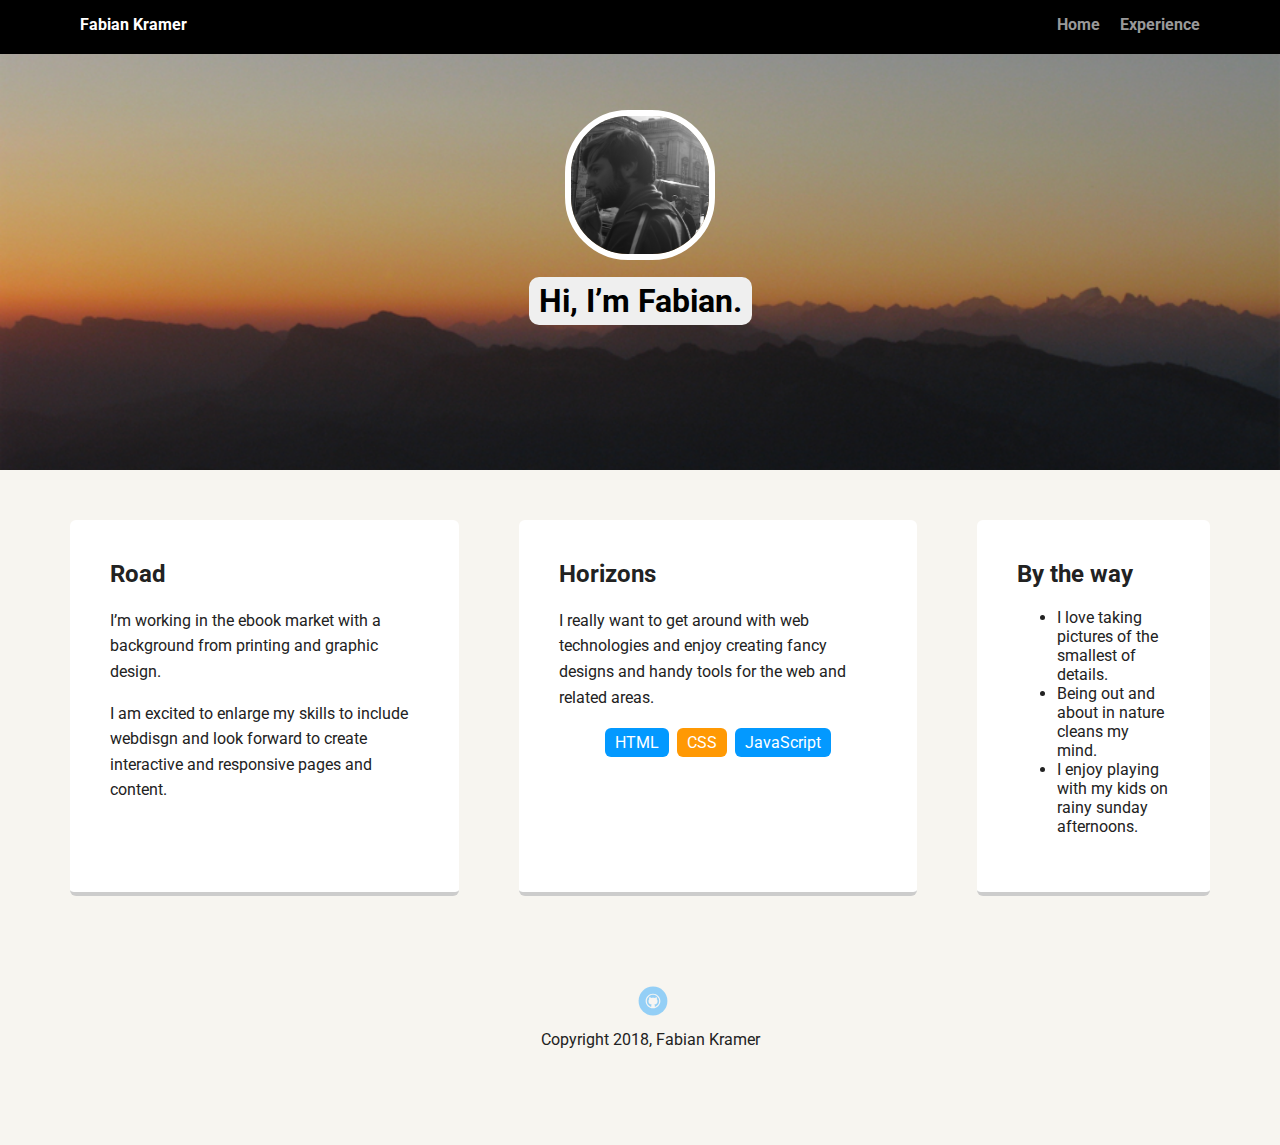
<file: index.html>
<!doctype html>
<html lang="en">
<head>
  <meta charset="utf-8">
  <title>Fabian Kramers's Profile</title>
  <meta name="viewport" content="width=device-width, initial-scale=1.0">
  <link rel="stylesheet" href="styles.css">
  <link href="https://fonts.googleapis.com/css?family=Muli%7CRoboto:400,300,500,700,900" rel="stylesheet"></head>
  <body>

    <div class="main-nav">
        <ul class="nav">
          <li class="name">Fabian Kramer</li>
          <li><a href="index.html">Home</a></li>
          <li><a href="experience.html">Experience</a></li>
        </ul>
    </div>

    <header>
      <div class="overlay-container">
        <img src="images/me.png" alt="Photo from Fabian" class="profile-image">
        <div class="overlay-1">
          <h1 class="tag name">Hi, I’m Fabian.</h1>
        </div>
        <div class="overlay-2">
          <p class="tag location">My home is Bern, Switzerland.</p>
        </div>
    </div>
    </header>

    <main class="flex">
      <div class="card">
        <h2>Road</h2>
        <p>I’m working in the ebook market with a background from printing and graphic design. </p>
        <p>I am excited to enlarge my skills to include webdisgn and look forward to create interactive and responsive pages and content.</p>
      </div>

      <div class="card">
        <h2>Horizons</h2>
        <p>I really want to get around with web technologies and enjoy creating fancy designs and handy tools for the web and related areas.</p>
        <ul class="skills">
          <li>HTML</li>
          <li>CSS</li>
          <li>JavaScript</li>
        </ul>
      </div>

      <div class="card">
        <h2>By the way</h2>
        <ul>
          <li>I love taking pictures of the smallest of details.</li>
          <li>Being out and about in nature cleans my mind.</li>
          <li>I enjoy playing with my kids on rainy sunday afternoons.</li>
        </ul>
      </div>

    </main>
    <footer>
      <ul>
        <li><a href="https://github.com/alkramas" target="blank" class="social github">Github</a></li>
      </ul>
      <p class="copyright">Copyright 2018, Fabian Kramer</p>
    </footer>
  </body>
  </html>
</file>
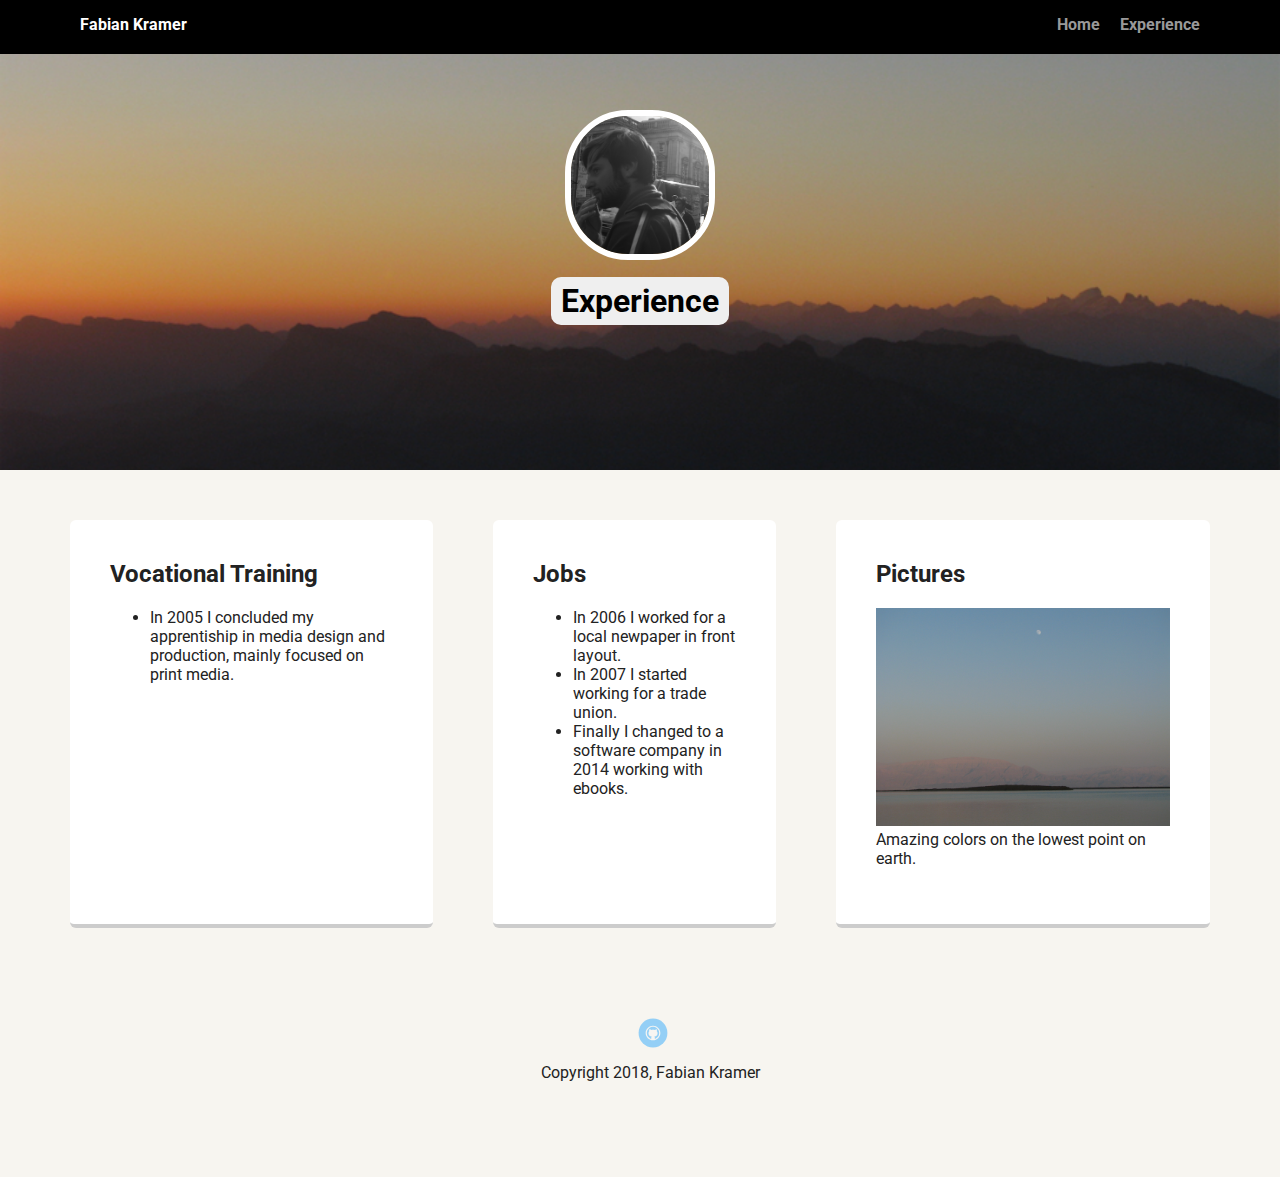
<file: experience.html>
<!doctype html>
<html lang="en">
<head>
  <meta charset="utf-8">
  <title>Fabian Kramers's Profile</title>
  <meta name="viewport" content="width=device-width, initial-scale=1.0">
  <link rel="stylesheet" href="styles.css">
  <link href="https://fonts.googleapis.com/css?family=Muli%7CRoboto:400,300,500,700,900" rel="stylesheet"></head>
  <body>

    <div class="main-nav">
        <ul class="nav">
          <li class="name">Fabian Kramer</li>
          <li><a href="index.html">Home</a></li>
          <li><a href="experience.html">Experience</a></li>
        </ul>
    </div>

    <header>
        <img src="images/me.png" alt="Photo from Fabian" class="profile-image">
        <h1 class="tag name">Experience</h1>
    </header>


    <main class="flex">
      <div class="card">
        <h2>Vocational Training</h2>
        <ul>
          <li>In 2005 I concluded my apprentiship in media design and production, mainly focused on print media.</li>
        </ul>
      </div>

      <div class="card">
        <h2>Jobs</h2>
        <ul>
          <li>In 2006 I worked for a local newpaper in front layout.</li>
          <li>In 2007 I started working for a trade union.</li>
          <li>Finally I changed to a software company in 2014 working with ebooks.</li>
        </ul>
      </div>

      <div class="card">
        <h2>Pictures</h2>
          <figure>
            <img class="photography" src="images/deadsea.png" alt="full moon on the dead sea"/>
            <figcaption>Amazing colors on the lowest point on earth.</figcaption>
          </figure>
      </div>

    </main>
    <footer>
      <ul>
        <li><a href="https://github.com/alkramas" target="blank" class="social github">Github</a></li>
      </ul>
      <p class="copyright">Copyright 2018, Fabian Kramer</p>
    </footer>
  </body>
  </html>
</file>
<file: styles.css>
/* Global Layout Set-up */
* {
  box-sizing: border-box;
}

body {
  margin: 0;
  padding: 0;
  text-align: center;
  font-family: 'Roboto', sans-serif;
  color: #222;
  background: #f7f5f0;
}
/* Link Styles */

a {
  text-decoration: none;
  color: #999;
}
a:hover {
  color: #6633ff;
}

/* Section Styles */

.main-nav {
  width: 100%;
  background: black;
  min-height: 30px;
  padding: 10px;
  position: fixed;
  text-align: center;
}
.nav {
  display: flex;
  justify-content: space-around;
  font-weight: 700;
  list-style-type: none;
  margin: 0 auto;
  padding: 0;
}

.nav .name {
    display: block;
    margin-right: auto;
    color: white;
}
.nav li {
  padding: 5px 10px 10px 10px;
}
.nav a {
  transition: all .5s;
}
.nav a:hover {
  color: white
}

header {
  text-align: center;
  background: url('images/alps.png') no-repeat top center;
  background-size: cover;
  overflow: hidden;
  padding-top: 60px;
  background-position: center;
}
header {
  line-height: 1.5;
}
header .profile-image {
  margin-top: 50px;
  width: 150px;
  height: 150px;
  border-radius: 42%;
  border: 6px solid white;
  transition: all .5s;
}
header .profile-image:hover {
  transform: scale(1.2) rotate(5deg);
}
.overlay-1 {
  opacity:1;
  transition: .5s ease;
  backface-visibility: hidden;
}
.overlay-2 {
  opacity: 0;
  transition: .5s ease;
}
.overlay-container:hover .overlay-1 {
  opacity:0;
}
.overlay-container:hover .overlay-2 {
  opacity:1;
  margin-top:-3em;
}

.tag {
  background-color: #efefef;
  color: black;
  padding: 10px;
  border-radius: 10px;
  display: table;
  margin: 10px auto;
  padding: 0 10px 0 10px;
}
.location {
  background-color: #222;
  color: white;
}
.card {
  margin: 30px;
  padding: 20px 40px 40px;
  max-width: 500px;
  text-align: left;
  background: #fff;
  border-bottom: 4px solid #ccc;
  border-radius: 6px;
  transition: all .5s;
  margin-right: auto;
  margin-left: auto;
}

ul.skills {
  padding: 0;
  text-align: center;
}

.skills li {
  border-radius: 6px;
  display: inline-block;
  background: #ff9904;
  color: white;
  padding: 5px 10px;
  margin: 2px;
}

.skills li:nth-child(odd) {
  background: #0399ff;
}

footer {
  width: 100%;
  min-height: 30px;
  padding: 20px 0 40px 20px;
}

footer .copyright {
  top: -8px;
  font-size: .75em;
}

footer ul {
  list-style-type: none;
  margin: 0;
  padding: 0;
}

footer ul li {
  display: inline-block;
}

a.social {
  display: inline-block;
  text-indent: -9999px;
  margin-left: 5px;
  width: 30px;
  height: 30px;
  background-size: 30px 30px;
  opacity: .4;
  transition: all .5s;
}
a.twitter {
  background-image: url(images/twitter.svg);
}
a.linkedin {
  background-image: url(images/linkedin.svg);
}
a.github {
  background-image: url(images/github.svg);
}
a.social:hover {
  opacity: 1;
}
.clearfix {
  clear: both;
}

figure {
  -webkit-margin-before: 1em;
  -webkit-margin-after: 1em;
  -webkit-margin-start: 0px;
  -webkit-margin-end: 0px;
}
img.photography {
  width: 100%;
}

/* Styles for larger screens */
@media screen and (min-width: 720px) {

  .flex {
      display: -ms-flexbox;      /* TWEENER - IE 10 */
      display: flex;
      max-width: 1200px;
      -ms-flex-pack: distribute;
      justify-content: space-around;
      margin: 0 auto;
  }

  .card {
    margin-left: 30px;
    margin-right: 30px;
  }

  header {
    min-height: 470px;
  }

  .nav {
    max-width: 1200px;
    padding: 0 30px;
  }


  main {
    padding-top: 20px;
  }

  main p {
    line-height: 1.6em;
  }

  footer {
    font-size: 1.3em;
    max-width: 1200px;
    margin: 40px auto;
  }

}
</file>
